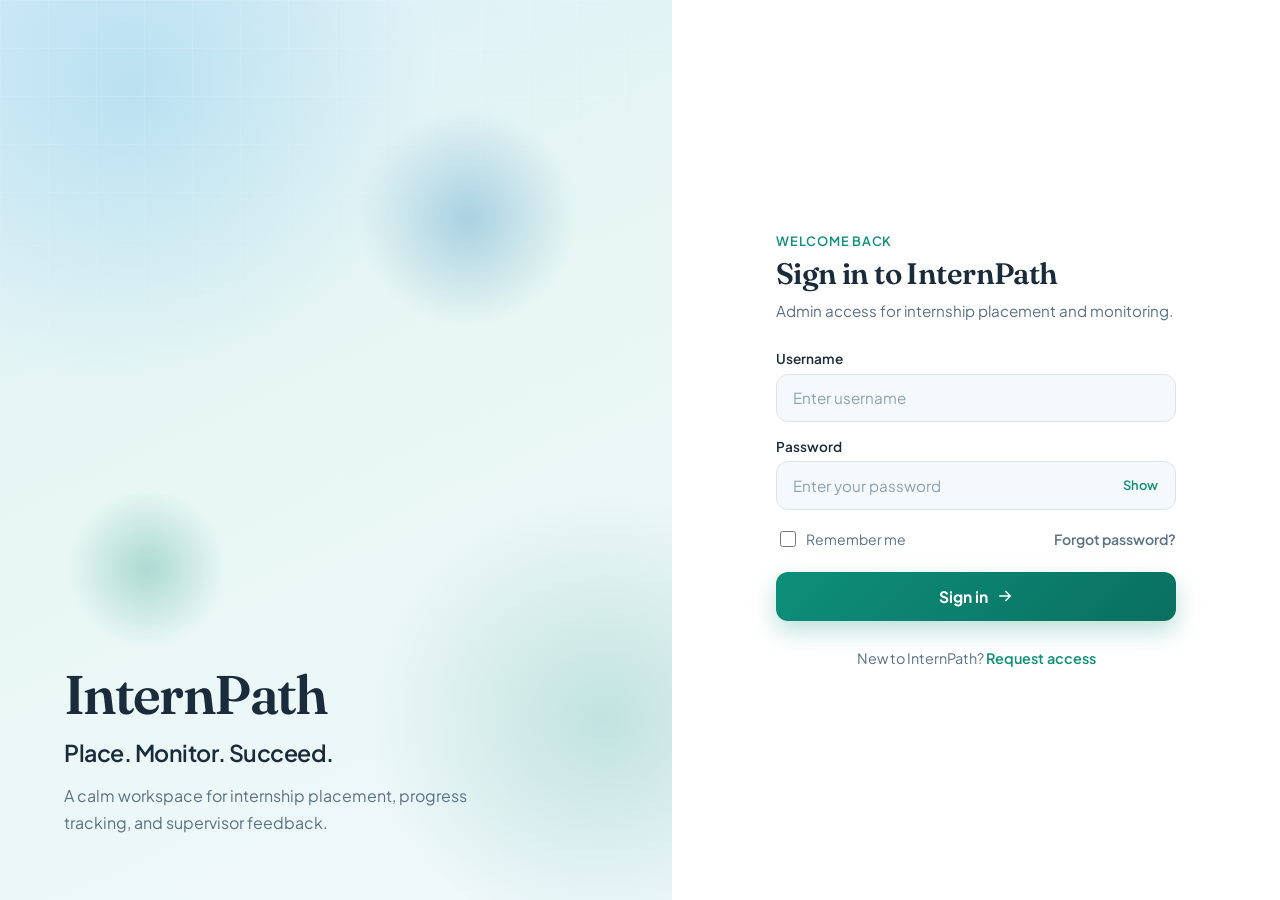
<file: index.html>
<!DOCTYPE html>
<html lang="en">
  <head>
    <meta charset="UTF-8" />
    <meta name="viewport" content="width=device-width, initial-scale=1.0" />
    <title>Sign in | InternPath</title>
    <meta
      name="description"
      content="Online Internship Placement and Monitoring System — sign in to continue."
    />
    <link rel="preconnect" href="https://fonts.googleapis.com" />
    <link rel="preconnect" href="https://fonts.gstatic.com" crossorigin />
    <link
      href="https://fonts.googleapis.com/css2?family=Fraunces:opsz,wght@9..144,500;9..144,600;9..144,700&family=Plus+Jakarta+Sans:wght@400;500;600;700&display=swap"
      rel="stylesheet"
    />
    <link rel="stylesheet" href="login.css" />
  </head>
  <body>
    <div class="login-page">
      <aside class="brand-panel" aria-hidden="false">
        <div class="brand-glow"></div>
        <div class="brand-orb brand-orb--one"></div>
        <div class="brand-orb brand-orb--two"></div>

        <div class="brand-content">
          <p class="brand-mark">InternPath</p>
          <h1>Place. Monitor. Succeed.</h1>
          <p class="brand-lead">
            A calm workspace for internship placement, progress tracking, and supervisor feedback.
          </p>
        </div>
      </aside>

      <main class="form-panel">
        <div class="form-wrap">
          <header class="form-header">
            <p class="form-kicker">Welcome back</p>
            <h2>Sign in to InternPath</h2>
            <p class="form-sub">Admin access for internship placement and monitoring.</p>
          </header>

          <form id="loginForm" class="login-form" novalidate>
            <input type="hidden" id="roleInput" name="role" value="admin" />

            <label class="field">
              <span>Username</span>
              <input
                type="text"
                id="usernameInput"
                name="username"
                placeholder="Enter username"
                autocomplete="username"
                required
              />
            </label>

            <label class="field">
              <span>Password</span>
              <div class="password-row">
                <input
                  type="password"
                  id="passwordInput"
                  name="password"
                  placeholder="Enter your password"
                  autocomplete="current-password"
                  required
                  minlength="6"
                />
                <button type="button" class="toggle-pass" id="togglePass" aria-label="Show password">
                  Show
                </button>
              </div>
            </label>

            <div class="form-meta">
              <label class="remember">
                <input type="checkbox" id="rememberMe" name="remember" />
                <span>Remember me</span>
              </label>
              <a href="#" class="link-muted">Forgot password?</a>
            </div>

            <p class="form-error" id="formError" hidden></p>

            <button type="submit" class="btn-submit" id="submitBtn">
              <span>Sign in</span>
              <svg width="18" height="18" viewBox="0 0 24 24" fill="none" aria-hidden="true">
                <path
                  d="M5 12h14M13 6l6 6-6 6"
                  stroke="currentColor"
                  stroke-width="2"
                  stroke-linecap="round"
                  stroke-linejoin="round"
                />
              </svg>
            </button>
          </form>

          <p class="form-footer">
            New to InternPath?
            <a href="#">Request access</a>
          </p>
        </div>
      </main>
    </div>

    <script src="login.js"></script>
  </body>
</html>
</file>
<file: login.css>
:root {
  --sky: #e8f4fc;
  --mint: #e6f7f2;
  --fog: #f5f9fc;
  --surface: #ffffff;
  --ink: #1a2b3c;
  --muted: #5a7186;
  --line: #d7e4ef;
  --teal: #0d8f7a;
  --teal-deep: #0a6f60;
  --teal-soft: #d8f3ec;
  --sky-accent: #3a8fbf;
  --danger: #c04545;
  --shadow: 0 20px 50px rgba(26, 43, 60, 0.08);
  --radius: 18px;
  --font-ui: "Plus Jakarta Sans", sans-serif;
  --font-display: "Fraunces", Georgia, serif;
}

* {
  box-sizing: border-box;
}

html,
body {
  margin: 0;
  min-height: 100%;
}

body {
  font-family: var(--font-ui);
  color: var(--ink);
  background: var(--fog);
  -webkit-font-smoothing: antialiased;
}

a {
  color: var(--teal);
  text-decoration: none;
  font-weight: 600;
}

a:hover {
  text-decoration: underline;
}

.login-page {
  display: grid;
  grid-template-columns: 1.05fr 0.95fr;
  min-height: 100vh;
}

/* ——— Brand side ——— */
.brand-panel {
  position: relative;
  overflow: hidden;
  display: flex;
  align-items: flex-end;
  padding: clamp(2rem, 5vw, 4.5rem);
  background:
    radial-gradient(ellipse 80% 60% at 20% 10%, rgba(61, 168, 220, 0.22), transparent 55%),
    radial-gradient(ellipse 70% 50% at 90% 80%, rgba(13, 143, 122, 0.2), transparent 50%),
    linear-gradient(155deg, #d9eef8 0%, #e8f7f3 45%, #f0f8fc 100%);
}

.brand-glow {
  position: absolute;
  inset: 0;
  background-image:
    linear-gradient(rgba(255, 255, 255, 0.35) 1px, transparent 1px),
    linear-gradient(90deg, rgba(255, 255, 255, 0.35) 1px, transparent 1px);
  background-size: 48px 48px;
  mask-image: linear-gradient(180deg, rgba(0, 0, 0, 0.35), transparent 85%);
  pointer-events: none;
}

.brand-orb {
  position: absolute;
  border-radius: 50%;
  filter: blur(2px);
  animation: float 9s ease-in-out infinite;
}

.brand-orb--one {
  width: 220px;
  height: 220px;
  top: 12%;
  right: 14%;
  background: radial-gradient(circle, rgba(58, 143, 191, 0.35), transparent 70%);
}

.brand-orb--two {
  width: 160px;
  height: 160px;
  bottom: 28%;
  left: 10%;
  background: radial-gradient(circle, rgba(13, 143, 122, 0.28), transparent 70%);
  animation-delay: -3s;
}

.brand-content {
  position: relative;
  z-index: 1;
  max-width: 420px;
  animation: rise 0.8s ease-out both;
}

.brand-mark {
  margin: 0 0 1rem;
  font-family: var(--font-display);
  font-size: clamp(2.4rem, 4.5vw, 3.4rem);
  font-weight: 600;
  letter-spacing: -0.03em;
  color: var(--ink);
  line-height: 1;
}

.brand-content h1 {
  margin: 0 0 1rem;
  font-family: var(--font-ui);
  font-size: clamp(1.15rem, 2vw, 1.45rem);
  font-weight: 600;
  letter-spacing: -0.02em;
  color: var(--ink);
}

.brand-lead {
  margin: 0;
  font-size: 1rem;
  line-height: 1.65;
  color: var(--muted);
  max-width: 34ch;
}

/* ——— Form side ——— */
.form-panel {
  display: flex;
  align-items: center;
  justify-content: center;
  padding: clamp(1.5rem, 4vw, 3rem);
  background: var(--surface);
}

.form-wrap {
  width: 100%;
  max-width: 400px;
  animation: rise 0.75s ease-out 0.12s both;
}

.form-header {
  margin-bottom: 1.75rem;
}

.form-kicker {
  margin: 0 0 0.4rem;
  font-size: 0.8rem;
  font-weight: 600;
  letter-spacing: 0.06em;
  text-transform: uppercase;
  color: var(--teal);
}

.form-header h2 {
  margin: 0 0 0.45rem;
  font-family: var(--font-display);
  font-size: 1.85rem;
  font-weight: 600;
  letter-spacing: -0.02em;
  color: var(--ink);
}

.form-sub {
  margin: 0;
  color: var(--muted);
  font-size: 0.95rem;
  line-height: 1.5;
}

.login-form {
  display: flex;
  flex-direction: column;
  gap: 1rem;
}

.field {
  display: flex;
  flex-direction: column;
  gap: 0.4rem;
}

.field > span {
  font-size: 0.85rem;
  font-weight: 600;
  color: var(--ink);
}

.field input {
  width: 100%;
  padding: 0.85rem 1rem;
  border: 1.5px solid var(--line);
  border-radius: 12px;
  font: inherit;
  font-size: 0.95rem;
  color: var(--ink);
  background: var(--fog);
  transition: border-color 0.2s ease, background 0.2s ease, box-shadow 0.2s ease;
}

.field input::placeholder {
  color: #8aa0b4;
}

.field input:hover {
  border-color: #b8cdda;
}

.field input:focus {
  outline: none;
  border-color: var(--teal);
  background: var(--surface);
  box-shadow: 0 0 0 4px var(--teal-soft);
}

.password-row {
  position: relative;
  display: flex;
  align-items: center;
}

.password-row input {
  padding-right: 4.2rem;
}

.toggle-pass {
  position: absolute;
  right: 0.55rem;
  border: none;
  background: transparent;
  padding: 0.4rem 0.55rem;
  font: inherit;
  font-size: 0.8rem;
  font-weight: 600;
  color: var(--teal);
  cursor: pointer;
}

.toggle-pass:hover {
  color: var(--teal-deep);
}

.form-meta {
  display: flex;
  align-items: center;
  justify-content: space-between;
  gap: 0.75rem;
  margin-top: 0.15rem;
}

.remember {
  display: inline-flex;
  align-items: center;
  gap: 0.45rem;
  font-size: 0.88rem;
  color: var(--muted);
  cursor: pointer;
  user-select: none;
}

.remember input {
  width: 1rem;
  height: 1rem;
  accent-color: var(--teal);
  cursor: pointer;
}

.link-muted {
  font-size: 0.88rem;
  color: var(--muted);
  font-weight: 600;
}

.link-muted:hover {
  color: var(--teal);
}

.form-error {
  margin: 0;
  padding: 0.7rem 0.9rem;
  border-radius: 10px;
  background: #fdeeee;
  color: var(--danger);
  font-size: 0.88rem;
  font-weight: 500;
}

.btn-submit {
  display: inline-flex;
  align-items: center;
  justify-content: center;
  gap: 0.5rem;
  margin-top: 0.35rem;
  width: 100%;
  padding: 0.95rem 1.25rem;
  border: none;
  border-radius: 12px;
  background: linear-gradient(135deg, var(--teal) 0%, var(--teal-deep) 100%);
  color: #fff;
  font: inherit;
  font-size: 0.98rem;
  font-weight: 700;
  cursor: pointer;
  box-shadow: 0 10px 24px rgba(13, 143, 122, 0.28);
  transition: transform 0.2s ease, box-shadow 0.2s ease, filter 0.2s ease;
}

.btn-submit:hover {
  transform: translateY(-1px);
  box-shadow: 0 14px 28px rgba(13, 143, 122, 0.34);
  filter: brightness(1.03);
}

.btn-submit:active {
  transform: translateY(0);
}

.btn-submit.is-loading {
  pointer-events: none;
  opacity: 0.75;
}

.form-footer {
  margin: 1.75rem 0 0;
  text-align: center;
  font-size: 0.9rem;
  color: var(--muted);
}

@keyframes rise {
  from {
    opacity: 0;
    transform: translateY(14px);
  }
  to {
    opacity: 1;
    transform: translateY(0);
  }
}

@keyframes float {
  0%,
  100% {
    transform: translateY(0);
  }
  50% {
    transform: translateY(-16px);
  }
}

@media (max-width: 900px) {
  .login-page {
    grid-template-columns: 1fr;
  }

  .brand-panel {
    min-height: 38vh;
    align-items: center;
    padding: 2.5rem 1.5rem;
  }

  .brand-content {
    max-width: none;
    text-align: center;
  }

  .brand-lead {
    margin-inline: auto;
  }

  .form-panel {
    padding: 2rem 1.25rem 3rem;
  }
}

@media (max-width: 420px) {
  .form-meta {
    flex-direction: column;
    align-items: flex-start;
  }
}
</file>
<file: styles.css>
:root {
  --bg: #eef5f9;
  --panel: #ffffff;
  --text: #1a2b3c;
  --muted: #5a7186;
  --accent: #0d8f7a;
  --accent-soft: #d8f3ec;
  --success: #16a34a;
  --warning: #d97706;
  --danger: #dc2626;
  --border: #d7e4ef;
  --sidebar: #f8fbfd;
  --shadow: 0 12px 32px rgba(26, 43, 60, 0.07);
}

* {
  box-sizing: border-box;
}

body {
  margin: 0;
  font-family: "Plus Jakarta Sans", sans-serif;
  color: var(--text);
  background: var(--bg);
  min-height: 100vh;
}

.app {
  display: grid;
  grid-template-columns: 260px 1fr;
  min-height: 100vh;
}

/* Sidebar */
.sidebar {
  display: flex;
  flex-direction: column;
  padding: 24px 16px;
  background: var(--sidebar);
  border-right: 1px solid var(--border);
}

.sidebar-brand {
  padding: 8px 12px 24px;
}

.brand-name {
  margin: 0;
  font-size: 1.35rem;
  font-weight: 800;
  color: var(--accent);
  letter-spacing: -0.02em;
}

.brand-tag {
  margin: 4px 0 0;
  font-size: 0.78rem;
  color: var(--muted);
}

.sidebar-nav {
  display: flex;
  flex-direction: column;
  gap: 4px;
  flex: 1;
}

.nav-item {
  display: flex;
  align-items: center;
  gap: 10px;
  width: 100%;
  padding: 11px 14px;
  border: none;
  border-radius: 12px;
  background: transparent;
  font: inherit;
  font-size: 0.9rem;
  font-weight: 600;
  color: var(--muted);
  text-align: left;
  cursor: pointer;
  transition: background 0.2s, color 0.2s;
}

.nav-item:hover {
  background: var(--accent-soft);
  color: var(--accent);
}

.nav-item.is-active {
  background: var(--accent);
  color: #fff;
}

.nav-icon {
  font-size: 0.85rem;
  opacity: 0.9;
}

.sidebar-footer {
  padding: 16px 8px 0;
  border-top: 1px solid var(--border);
}

.admin-label {
  margin: 0 0 10px;
  font-size: 0.82rem;
  color: var(--muted);
}

.btn-block {
  width: 100%;
  justify-content: center;
}

/* Main */
.main {
  padding: 24px 28px 40px;
  overflow-x: hidden;
}

.topbar {
  margin-bottom: 24px;
}

.topbar h1 {
  margin: 4px 0 0;
  font-size: 1.5rem;
  letter-spacing: -0.02em;
}

.eyebrow {
  margin: 0;
  font-size: 0.75rem;
  font-weight: 700;
  text-transform: uppercase;
  letter-spacing: 0.14em;
  color: var(--accent);
}

.section {
  display: none;
}

.section.is-visible {
  display: block;
  animation: fadeIn 0.25s ease;
}

.section-intro {
  margin: 0 0 20px;
  max-width: 720px;
  line-height: 1.65;
  color: var(--muted);
}

.feature-header {
  margin-bottom: 18px;
}

.feature-header h2 {
  margin: 0 0 6px;
  font-size: 1.25rem;
}

.feature-header p {
  margin: 0;
  color: var(--muted);
  font-size: 0.95rem;
  line-height: 1.5;
}

/* Stats */
.stats-grid {
  display: grid;
  grid-template-columns: repeat(4, 1fr);
  gap: 16px;
  margin-bottom: 20px;
}

.stat-card,
.panel {
  background: var(--panel);
  border: 1px solid var(--border);
  border-radius: 18px;
  box-shadow: var(--shadow);
}

.stat-card {
  padding: 18px 20px;
}

.stat-card span {
  color: var(--muted);
  font-size: 0.88rem;
}

.stat-card strong {
  display: block;
  margin: 8px 0 4px;
  font-size: 1.6rem;
}

.stat-card small {
  color: var(--accent);
  font-size: 0.82rem;
}

/* Panels */
.panel {
  padding: 20px;
  margin-bottom: 16px;
}

.panel-header {
  display: flex;
  justify-content: space-between;
  align-items: center;
  margin-bottom: 16px;
}

.panel-header h2,
.panel-header h3 {
  margin: 0;
  font-size: 1.05rem;
}

.count-badge {
  font-size: 0.82rem;
  font-weight: 600;
  color: var(--muted);
  background: var(--bg);
  padding: 5px 10px;
  border-radius: 999px;
}

/* Forms */
.form-grid {
  display: grid;
  grid-template-columns: repeat(2, 1fr);
  gap: 14px;
}

.field {
  display: flex;
  flex-direction: column;
  gap: 6px;
}

.field-full {
  grid-column: 1 / -1;
}

.field > span {
  font-size: 0.84rem;
  font-weight: 600;
}

.field input,
.field select,
.field textarea {
  padding: 10px 12px;
  border: 1px solid var(--border);
  border-radius: 10px;
  font: inherit;
  font-size: 0.92rem;
  background: #fbfdff;
  color: var(--text);
}

.field input:focus,
.field select:focus,
.field textarea:focus {
  outline: none;
  border-color: var(--accent);
  box-shadow: 0 0 0 3px var(--accent-soft);
}

.form-actions {
  display: flex;
  gap: 10px;
  flex-wrap: wrap;
}

.btn {
  border: none;
  border-radius: 10px;
  padding: 10px 18px;
  font: inherit;
  font-weight: 600;
  font-size: 0.92rem;
  cursor: pointer;
  text-decoration: none;
  display: inline-flex;
  align-items: center;
}

.btn-primary {
  background: var(--accent);
  color: #fff;
}

.btn-primary:hover {
  filter: brightness(1.05);
}

.btn-ghost {
  background: transparent;
  color: var(--muted);
  border: 1px solid var(--border);
}

.btn-ghost:hover {
  color: var(--text);
  border-color: #b8cdda;
}

.btn-sm {
  padding: 6px 12px;
  font-size: 0.8rem;
}

.btn-danger {
  background: #fef2f2;
  color: var(--danger);
  border: 1px solid #fecaca;
}

/* Records */
.record-list {
  display: grid;
  gap: 10px;
}

.record-card {
  display: grid;
  grid-template-columns: 1fr auto;
  gap: 12px;
  align-items: start;
  padding: 14px 16px;
  background: #f8fbfd;
  border: 1px solid var(--border);
  border-radius: 14px;
}

.record-card h4 {
  margin: 0 0 4px;
  font-size: 0.98rem;
}

.record-card p {
  margin: 0 0 4px;
  font-size: 0.86rem;
  color: var(--muted);
  line-height: 1.45;
}

.record-meta {
  display: flex;
  flex-wrap: wrap;
  gap: 6px;
  margin-top: 8px;
}

.record-actions {
  display: flex;
  flex-direction: column;
  gap: 6px;
}

.badge {
  display: inline-block;
  padding: 4px 10px;
  border-radius: 999px;
  font-size: 0.75rem;
  font-weight: 700;
}

.badge.pending,
.badge.applied,
.badge.draft {
  background: #fff4e5;
  color: var(--warning);
}

.badge.approved,
.badge.confirmed,
.badge.on-track,
.badge.submitted,
.badge.excellent {
  background: var(--accent-soft);
  color: var(--accent);
}

.badge.rejected {
  background: #fef2f2;
  color: var(--danger);
}

.badge.completed,
.badge.archived {
  background: #ecfdf3;
  color: var(--success);
}

.badge.interview,
.badge.needs-improvement {
  background: #eff6ff;
  color: #2563eb;
}

.empty-state {
  padding: 28px;
  border: 1px dashed var(--border);
  border-radius: 14px;
  text-align: center;
  color: var(--muted);
  background: #fbfdff;
}

.empty-state h3 {
  margin: 0 0 6px;
  color: var(--text);
  font-size: 0.98rem;
}

.empty-state p {
  margin: 0;
  font-size: 0.88rem;
}

.activity-feed {
  display: grid;
  gap: 8px;
}

.activity-item {
  display: flex;
  gap: 12px;
  padding: 12px 14px;
  background: #f8fbfd;
  border-radius: 12px;
  border: 1px solid var(--border);
}

.activity-dot {
  width: 8px;
  height: 8px;
  margin-top: 6px;
  border-radius: 50%;
  background: var(--accent);
  flex-shrink: 0;
}

.activity-item p {
  margin: 0;
  font-size: 0.88rem;
  line-height: 1.45;
}

.activity-item time {
  display: block;
  margin-top: 4px;
  font-size: 0.78rem;
  color: var(--muted);
}

@keyframes fadeIn {
  from {
    opacity: 0;
    transform: translateY(6px);
  }
  to {
    opacity: 1;
    transform: translateY(0);
  }
}

@media (max-width: 1024px) {
  .stats-grid {
    grid-template-columns: repeat(2, 1fr);
  }
}

@media (max-width: 820px) {
  .app {
    grid-template-columns: 1fr;
  }

  .sidebar {
    border-right: none;
    border-bottom: 1px solid var(--border);
  }

  .sidebar-nav {
    flex-direction: row;
    flex-wrap: wrap;
  }

  .nav-item {
    flex: 1 1 calc(50% - 4px);
    min-width: 140px;
  }

  .main {
    padding: 18px 16px 32px;
  }

  .form-grid {
    grid-template-columns: 1fr;
  }

  .record-card {
    grid-template-columns: 1fr;
  }

  .record-actions {
    flex-direction: row;
  }
}

@media (max-width: 480px) {
  .stats-grid {
    grid-template-columns: 1fr;
  }
}
</file>
